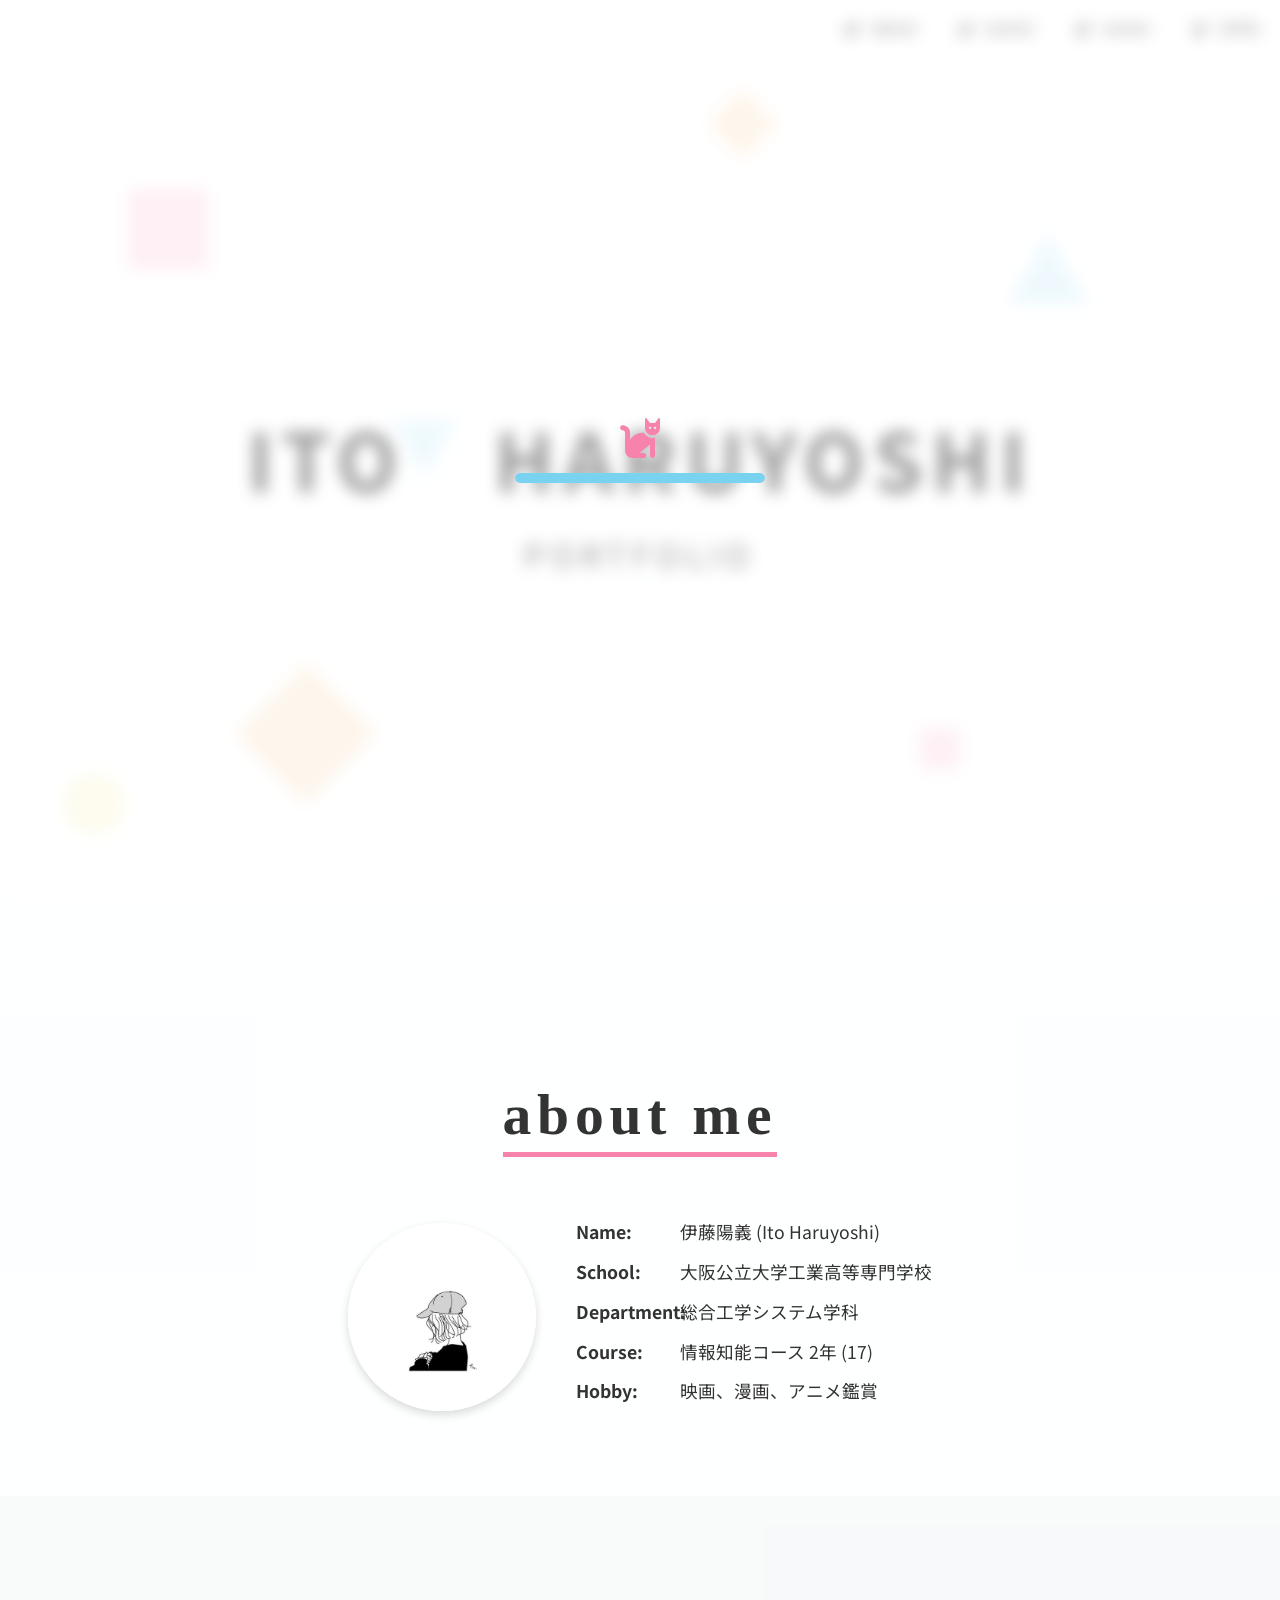
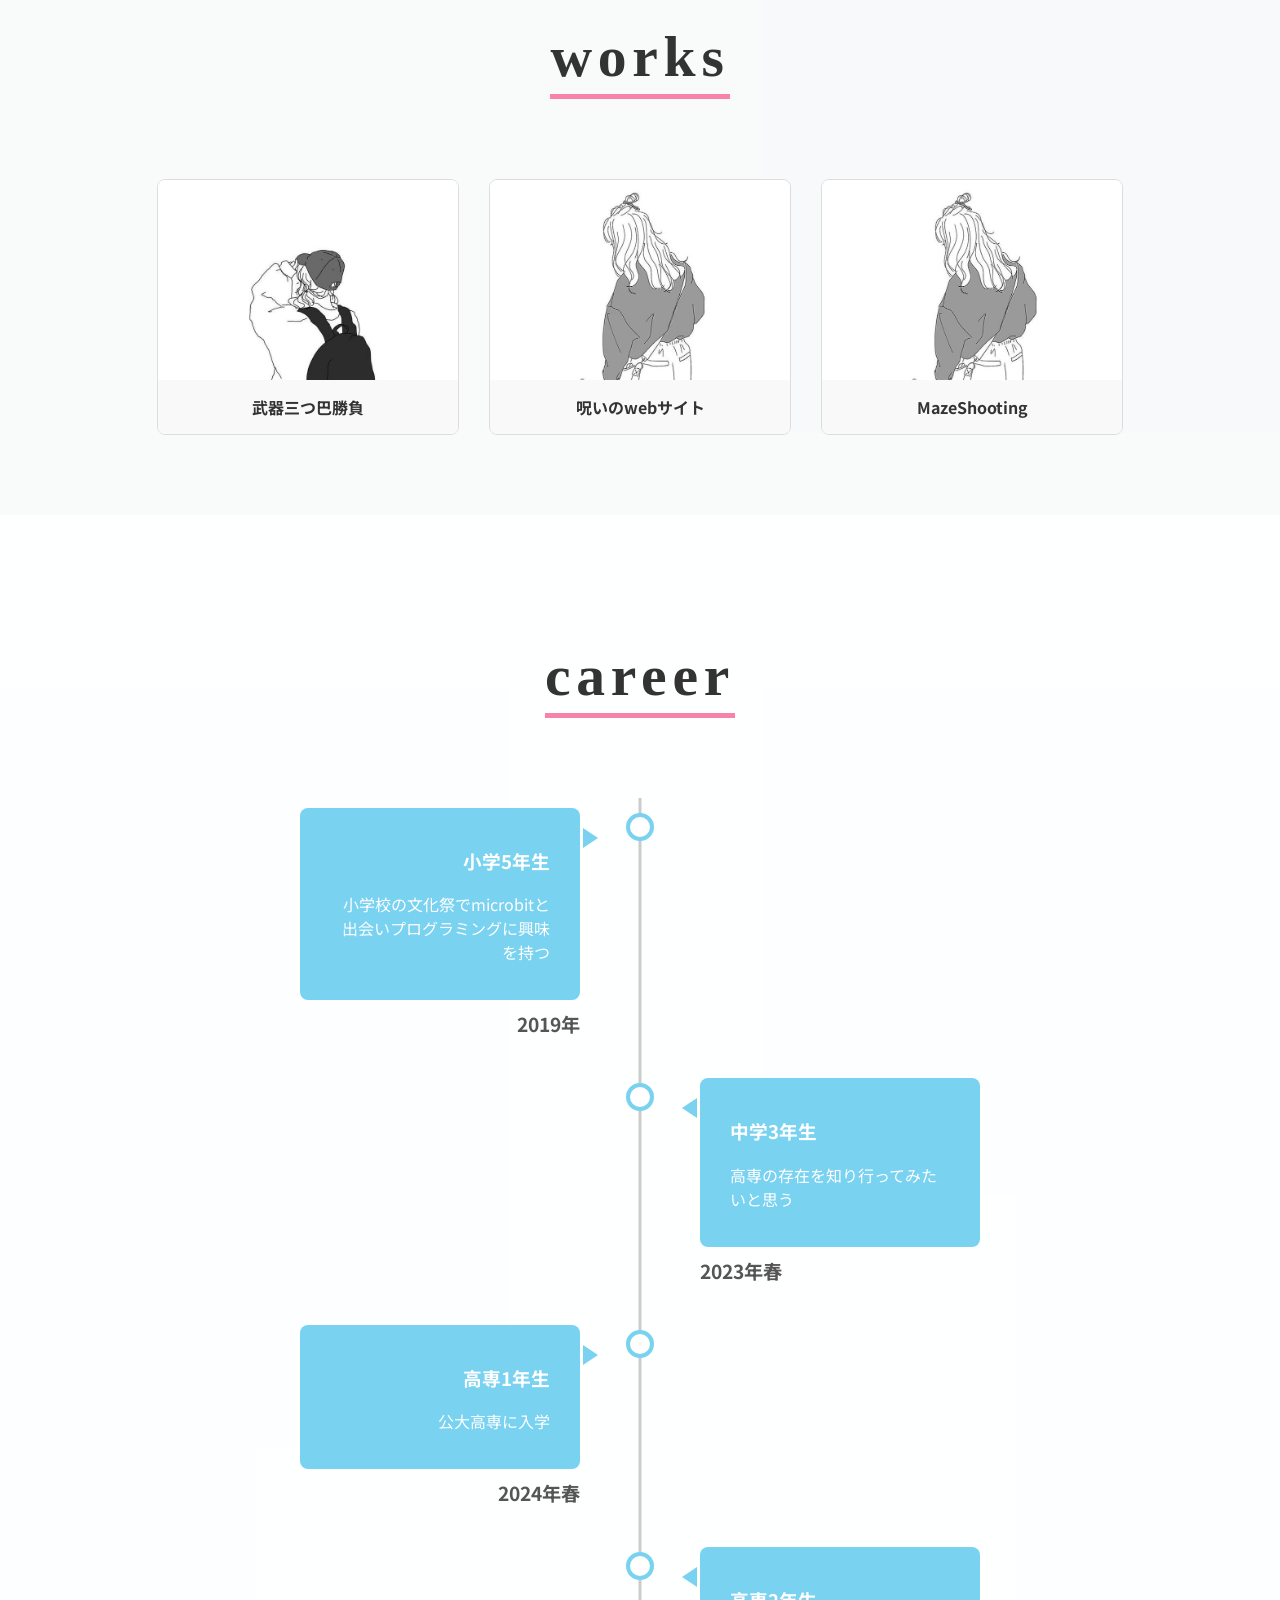
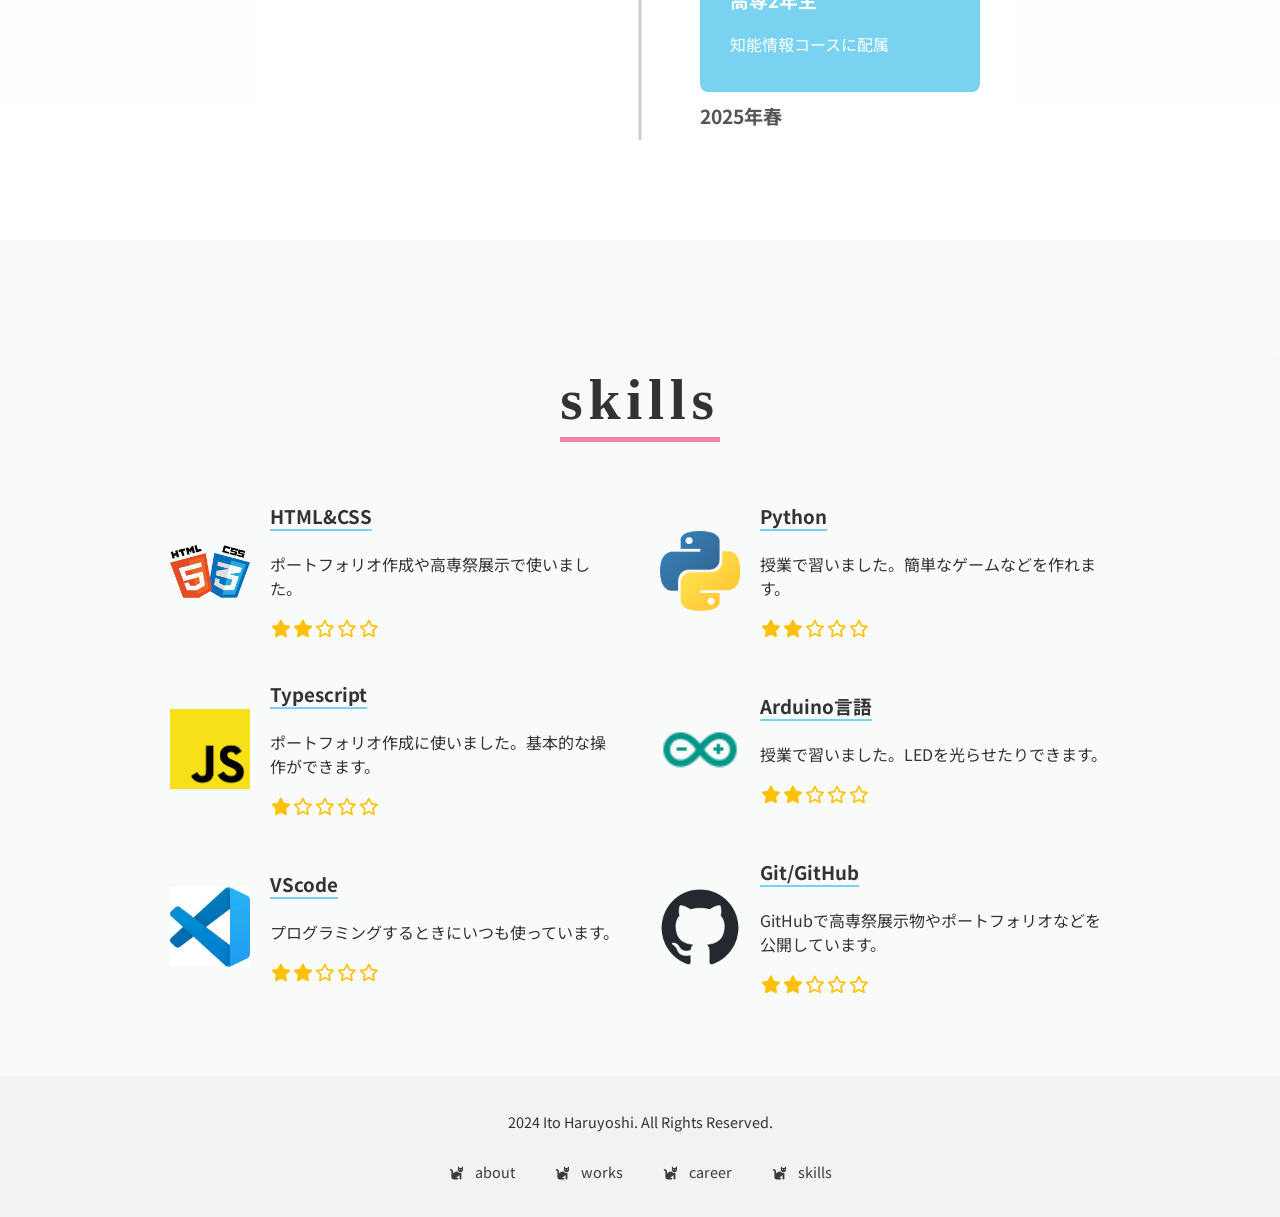
<file: index.html>
<!DOCTYPE html>
<html lang="ja">
  <head>
    <meta charset="UTf-8" />
    <title>Ito's portfolio</title>
    <meta
      name="description"
      content="Itoのポートフォリオサイトです。これまでの制作実績やスキルについて紹介しています。"
    />
    <meta name="viewport" content="width=device-width, initial-scale=1.0" />

    <meta property="og:title" content="Ito's portfolio" />
    <meta
      property="og:description"
      content="Itoのポートフォリオサイトです。これまでの制作実績やスキルについて紹介しています。"
    />
    <meta property="og:type" content="website" />
    <meta property="og:url" content="https://ito0616.github.io/portfolio/" />
    <meta
      property="og:image"
      content="https://ito0616.github.io/syasin/nynyny.jpg"
    />
    <meta name="twitter:card" content="summary_large_image" />

    <link rel="icon" href="nyannyan.ico" />

    <link rel="preconnect" href="https://fonts.googleapis.com" />
    <link rel="preconnect" href="https://fonts.gstatic.com" crossorigin />
    <link
      href="https://fonts.googleapis.com/css2?family=Noto+Sans+JP:wght@400;700&family=Rubik+Scribble&family=Tinos:ital,wght@0,400;0,700;1,400;1,700&family=Zen+Maru+Gothic&display=swap"
      rel="stylesheet"
    />

    <link
      rel="stylesheet"
      href="https://cdnjs.cloudflare.com/ajax/libs/font-awesome/6.5.2/css/all.min.css"
    />
    <link rel="stylesheet" href="style.css" />
    <link rel="stylesheet" href="animations.css" />
    <link rel="stylesheet" href="responsive.css" />
  </head>
  <body>
    <div class="site-background"></div>

    <div class="site-wrapper">
      <div class="background-shapes">
        <div class="shape shape-circle"></div>
        <div class="shape shape-square"></div>
        <div class="shape shape-triangle"></div>
        <div class="shape shape-rhombus"></div>
        <div class="shape shape-circle"></div>
        <div class="shape shape-square"></div>
        <div class="shape shape-triangle"></div>
        <div class="shape shape-rhombus"></div>
        <div class="shape shape-circle"></div>
        <div class="shape shape-square"></div>
      </div>

      <div id="loading-screen">
        <div class="loader-container">
          <i class="fa-solid fa-cat loader-icon"></i>
          <div class="progress-bar-container">
            <div class="progress-bar"></div>
          </div>
        </div>
      </div>

      <header>
        <nav>
          <ul>
            <li>
              <a href="#about"><i class="fa-solid fa-cat"></i> about</a>
            </li>
            <li>
              <a href="#works"><i class="fa-solid fa-cat"></i> works</a>
            </li>
            <li>
              <a href="#career"><i class="fa-solid fa-cat"></i> career</a>
            </li>
            <li>
              <a href="#skills"><i class="fa-solid fa-cat"></i> skills</a>
            </li>
          </ul>
        </nav>
      </header>

      <main>
        <section class="hero">
          <div class="hero-shapes">
            <div class="shape shape-square shape-1"></div>
            <div class="shape shape-triangle shape-2"></div>
            <div class="shape shape-rhombus shape-3"></div>
            <div class="shape shape-square shape-4"></div>
            <div class="shape shape-triangle shape-5"></div>
            <div class="shape shape-circle shape-6"></div>
            <div class="shape shape-rhombus shape-7"></div>
          </div>

          <h1>ITO　HARUYOSHI</h1>
          <p>PORTFOLIO</p>
        </section>

        <section id="about">
          <h2>about me</h2>
          <div class="about-container">
            <img
              src="aikon.jpeg"
              alt="伊藤陽義のプロフィール写真"
              class="profile-image"
            />
            <div class="profile-text">
              <ul>
                <li><strong>Name:</strong> 伊藤陽義 (Ito Haruyoshi)</li>
                <li><strong>School:</strong> 大阪公立大学工業高等専門学校</li>
                <li><strong>Department:</strong> 総合工学システム学科</li>
                <li><strong>Course:</strong> 情報知能コース 2年 (17)</li>
                <li><strong>Hobby:</strong> 映画、漫画、アニメ鑑賞</li>
              </ul>
            </div>
          </div>
        </section>

        <section id="works">
          <h2>works</h2>
          <div class="works-grid">
            <div class="work-item">
              <a href="work1.html">
                <img src="orisam.jpg" alt="武器三つ巴勝負のプレビュー画像" />
                <div class="work-title">武器三つ巴勝負</div>
              </a>
            </div>
            <div class="work-item">
              <a href="work2.html">
                <img src="nosam.jpeg" alt="ノベルゲームのプレビュー画像" />
                <div class="work-title">呪いのwebサイト</div>
              </a>
            </div>
            <div class="work-item">
              <a href="work3.html">
                <img src="nosam.jpeg" alt="MazeShootingのプレビュー画像" />
                <div class="work-title">MazeShooting</div>
              </a>
            </div>
          </div>
        </section>
        <section id="career">
          <h2>career</h2>
          <ul class="timeline">
            <li class="timeline-item">
              <div class="timeline-content">
                <h3>小学5年生</h3>
                <p>
                  小学校の文化祭でmicrobitと出会いプログラミングに興味を持つ
                </p>
              </div>
              <div class="timeline-date">2019年</div>
            </li>
            <li class="timeline-item">
              <div class="timeline-content">
                <h3>中学3年生</h3>
                <p>高専の存在を知り行ってみたいと思う</p>
              </div>
              <div class="timeline-date">2023年春</div>
            </li>
            <li class="timeline-item">
              <div class="timeline-content">
                <h3>高専1年生</h3>
                <p>公大高専に入学</p>
              </div>
              <div class="timeline-date">2024年春</div>
            </li>
            <li class="timeline-item">
              <div class="timeline-content">
                <h3>高専2年生</h3>
                <p>知能情報コースに配属</p>
              </div>
              <div class="timeline-date">2025年春</div>
            </li>
          </ul>
        </section>

        <section id="skills">
          <h2>skills</h2>
          <div class="skills-container">
            <div class="skill-item">
              <img src="icon_html-css.png" alt="HTML&CSS" class="skill-icon" />
              <div class="skill-text">
                <h3>HTML&CSS</h3>
                <p>ポートフォリオ作成や高専祭展示で使いました。</p>
                <div class="skill-rating">
                  <i class="fa-solid fa-star"></i
                  ><i class="fa-solid fa-star"></i
                  ><i class="fa-regular fa-star"></i
                  ><i class="fa-regular fa-star"></i
                  ><i class="fa-regular fa-star"></i>
                </div>
              </div>
            </div>
            <div class="skill-item">
              <img src="icon_python.png" alt="Python" class="skill-icon" />
              <div class="skill-text">
                <h3>Python</h3>
                <p>授業で習いました。簡単なゲームなどを作れます。</p>
                <div class="skill-rating">
                  <i class="fa-solid fa-star"></i
                  ><i class="fa-solid fa-star"></i
                  ><i class="fa-regular fa-star"></i
                  ><i class="fa-regular fa-star"></i
                  ><i class="fa-regular fa-star"></i>
                </div>
              </div>
            </div>
            <div class="skill-item">
              <img src="JaSc.png" alt="JavaScript" class="skill-icon" />
              <div class="skill-text">
                <h3>Typescript</h3>
                <p>ポートフォリオ作成に使いました。基本的な操作ができます。</p>
                <div class="skill-rating">
                  <i class="fa-solid fa-star"></i
                  ><i class="fa-regular fa-star"></i
                  ><i class="fa-regular fa-star"></i
                  ><i class="fa-regular fa-star"></i
                  ><i class="fa-regular fa-star"></i>
                </div>
              </div>
            </div>
            <div class="skill-item">
              <img src="ardlogo.png" alt="arduino" class="skill-icon" />
              <div class="skill-text">
                <h3>Arduino言語</h3>
                <p>授業で習いました。LEDを光らせたりできます。</p>
                <div class="skill-rating">
                  <i class="fa-solid fa-star"></i
                  ><i class="fa-solid fa-star"></i
                  ><i class="fa-regular fa-star"></i
                  ><i class="fa-regular fa-star"></i
                  ><i class="fa-regular fa-star"></i>
                </div>
              </div>
            </div>
            <div class="skill-item">
              <img src="vslogo.jpeg" alt="VScode" class="skill-icon" />
              <div class="skill-text">
                <h3>VScode</h3>
                <p>プログラミングするときにいつも使っています。</p>
                <div class="skill-rating">
                  <i class="fa-solid fa-star"></i
                  ><i class="fa-solid fa-star"></i
                  ><i class="fa-regular fa-star"></i
                  ><i class="fa-regular fa-star"></i
                  ><i class="fa-regular fa-star"></i>
                </div>
              </div>
            </div>
            <div class="skill-item">
              <img src="github-mark.png" alt="Git/GitHub" class="skill-icon" />
              <div class="skill-text">
                <h3>Git/GitHub</h3>
                <p>
                  GitHubで高専祭展示物やポートフォリオなどを公開しています。
                </p>
                <div class="skill-rating">
                  <i class="fa-solid fa-star"></i
                  ><i class="fa-solid fa-star"></i
                  ><i class="fa-regular fa-star"></i
                  ><i class="fa-regular fa-star"></i
                  ><i class="fa-regular fa-star"></i>
                </div>
              </div>
            </div>
          </div>
        </section>
      </main>

      <footer>
        <p>2024 Ito Haruyoshi. All Rights Reserved.</p>
        <nav>
          <ul>
            <li>
              <a href="#about"><i class="fa-solid fa-cat"></i> about</a>
            </li>
            <li>
              <a href="#works"><i class="fa-solid fa-cat"></i> works</a>
            </li>
            <li>
              <a href="#career"><i class="fa-solid fa-cat"></i> career</a>
            </li>
            <li>
              <a href="#skills"><i class="fa-solid fa-cat"></i> skills</a>
            </li>
          </ul>
        </nav>
      </footer>
      <script src="script.js"></script>
    </div>
  </body>
</html>
</file>
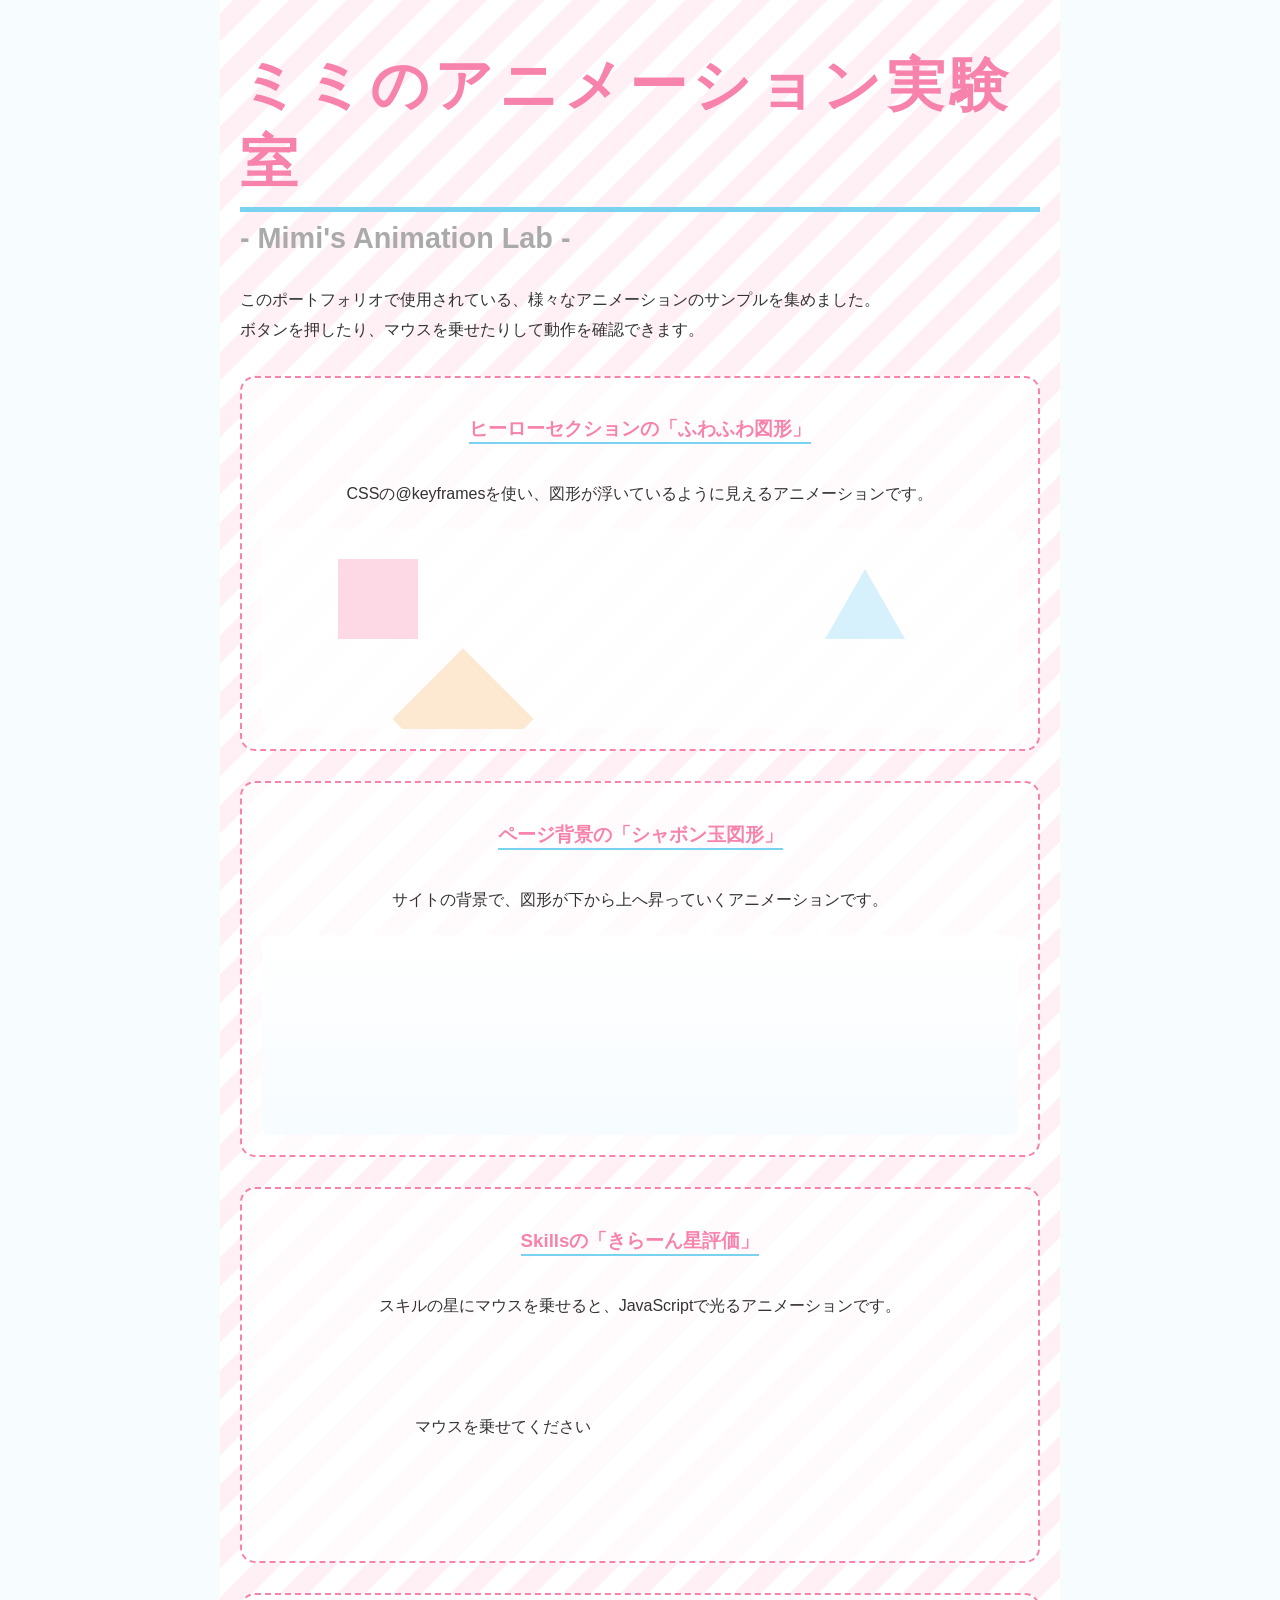
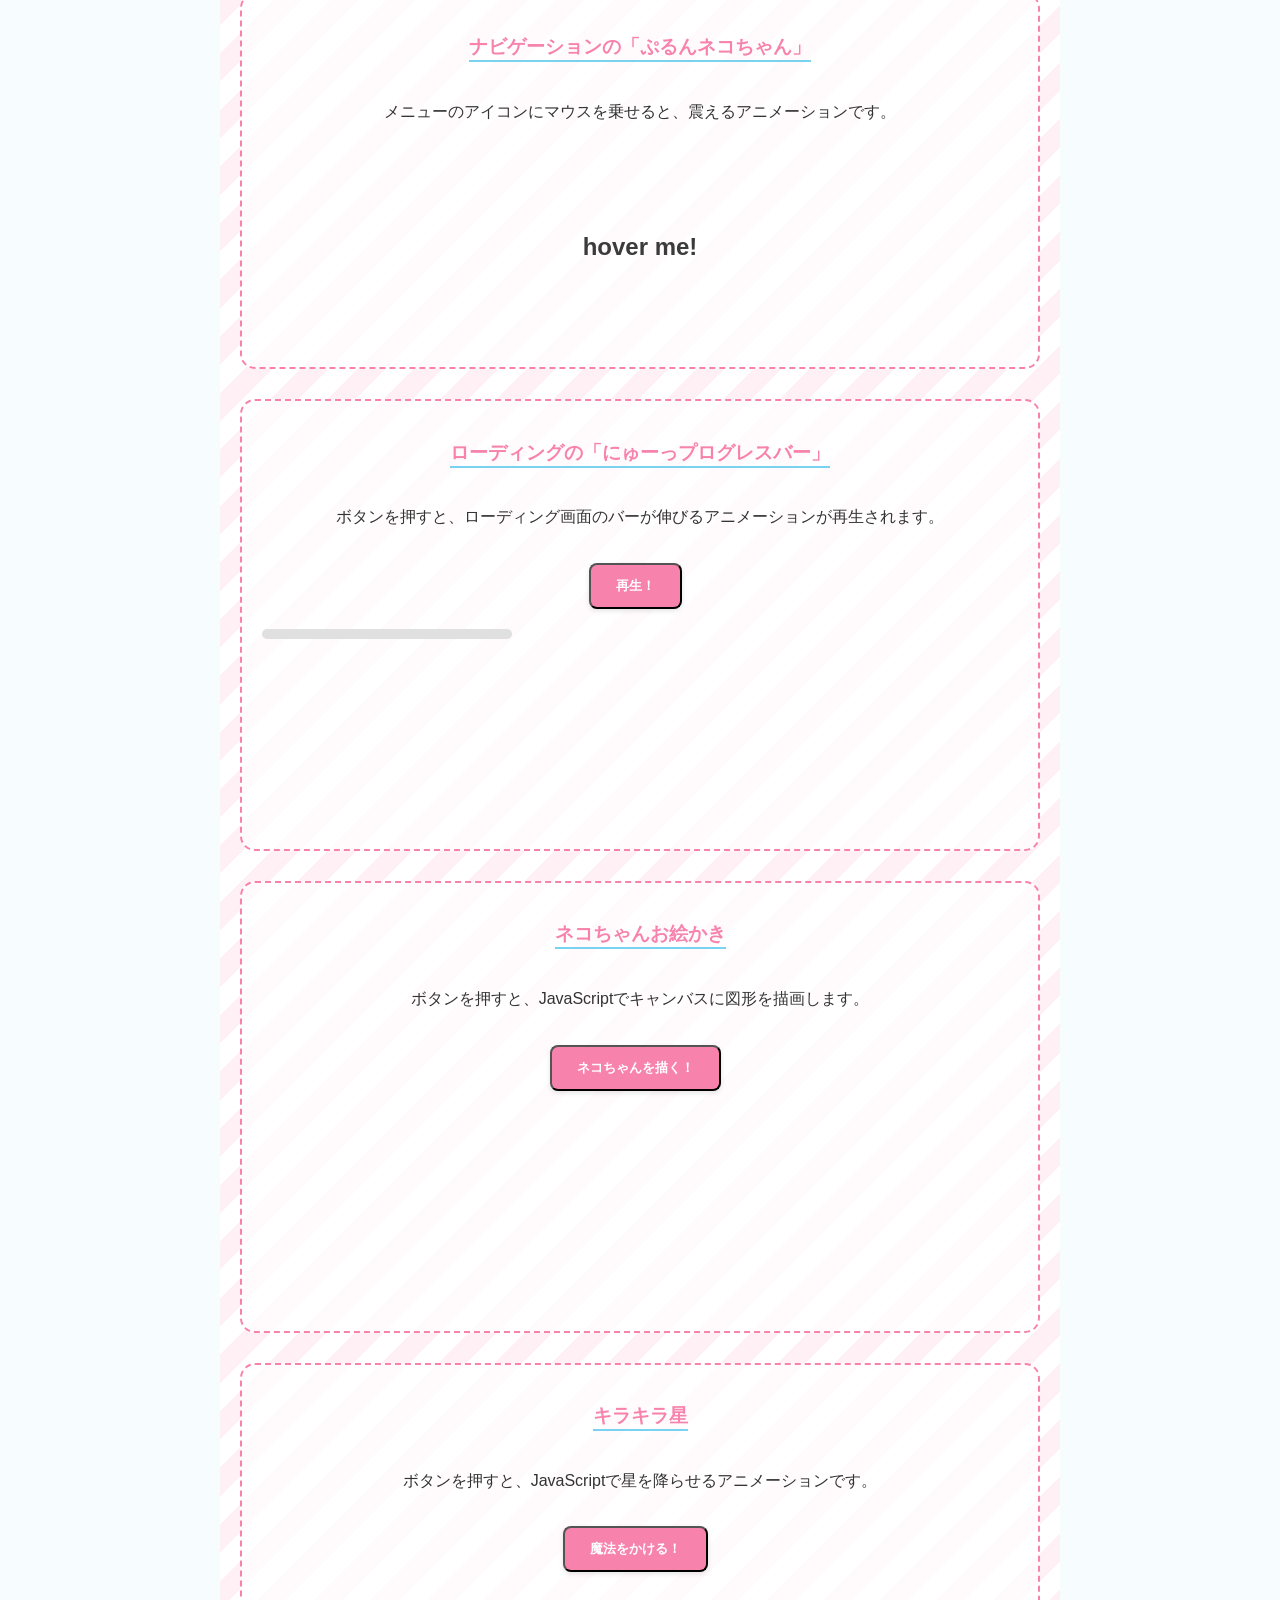
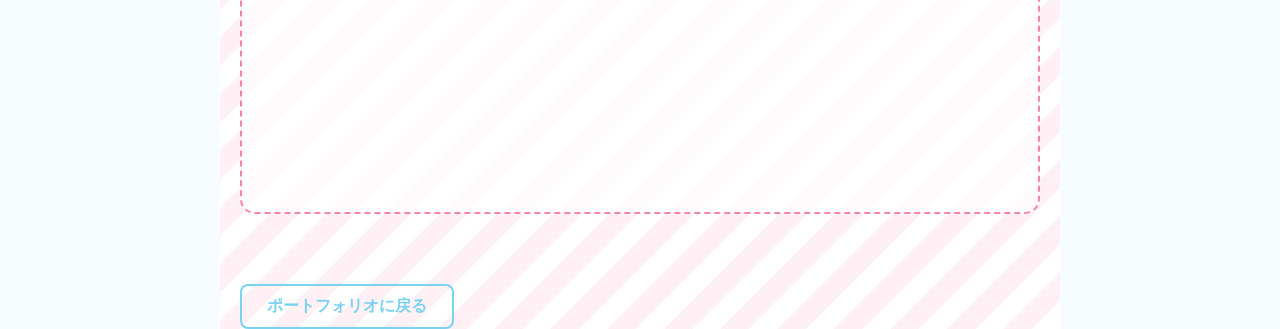
<file: animation_test.html>
<!DOCTYPE html>
<html lang="ja">
  <head>
    <meta charset="UTF-8" />
    <meta name="viewport" content="width=device-width, initial-scale=1.0" />
    <title>アニメーションのお試し</title>
    <link rel="stylesheet" href="style.css" />
    <link rel="stylesheet" href="animations.css" />
    <link rel="stylesheet" href="responsive.css" />
  </head>
  <body class="animation-lab-page">
    <div class="work-detail">
      <main>
        <section class="work-description">
          <h1 class="mimi-special-title">ミミのアニメーション実験室</h1>
          <h2>- Mimi's Animation Lab -</h2>
          <p>
            このポートフォリオで使用されている、様々なアニメーションのサンプルを集めました。<br />
            ボタンを押したり、マウスを乗せたりして動作を確認できます。
          </p>
        </section>

        <!-- アニメーション1: ふわふわ浮く図形 -->
        <section class="animation-playground">
          <h3>ヒーローセクションの「ふわふわ図形」</h3>
          <p>
            CSSの@keyframesを使い、図形が浮いているように見えるアニメーションです。
          </p>
          <div class="animation-canvas hero-animation-canvas">
            <div class="shape shape-square shape-1"></div>
            <div class="shape shape-triangle shape-2"></div>
            <div class="shape shape-rhombus shape-3"></div>
          </div>
        </section>

        <!-- アニメーション2: シャボン玉みたいに昇る図形 -->
        <section class="animation-playground">
          <h3>ページ背景の「シャボン玉図形」</h3>
          <p>サイトの背景で、図形が下から上へ昇っていくアニメーションです。</p>
          <div class="animation-canvas background-animation-canvas">
            <div class="shape shape-circle"></div>
            <div class="shape shape-square"></div>
            <div class="shape shape-triangle"></div>
            <div class="shape shape-rhombus"></div>
            <div class="shape shape-circle"></div>
          </div>
        </section>

        <!-- アニメーション3: きらーん星評価 -->
        <section class="animation-playground">
          <h3>Skillsの「きらーん星評価」</h3>
          <p>
            スキルの星にマウスを乗せると、JavaScriptで光るアニメーションです。
          </p>
          <div class="animation-canvas skills-animation-canvas">
            <div class="skill-item">
              <div class="skill-text">
                <p>マウスを乗せてください</p>
                <div class="skill-rating" data-rating="4">
                  <i class="fa-regular fa-star"></i
                  ><i class="fa-regular fa-star"></i
                  ><i class="fa-regular fa-star"></i
                  ><i class="fa-regular fa-star"></i
                  ><i class="fa-regular fa-star"></i>
                </div>
              </div>
            </div>
          </div>
        </section>

        <!-- アニメーション4: ぷるんネコちゃん -->
        <section class="animation-playground">
          <h3>ナビゲーションの「ぷるんネコちゃん」</h3>
          <p>
            メニューのアイコンにマウスを乗せると、震えるアニメーションです。
          </p>
          <div class="animation-canvas nav-animation-canvas">
            <a href="#"><i class="fa-solid fa-cat"></i> hover me!</a>
          </div>
        </section>

        <!-- アニメーション5: にゅーっプログレスバー -->
        <section class="animation-playground">
          <h3>ローディングの「にゅーっプログレスバー」</h3>
          <p>
            ボタンを押すと、ローディング画面のバーが伸びるアニメーションが再生されます。
          </p>
          <button
            class="animation-trigger project-link"
            data-animation-type="progress-bar"
          >
            再生！
          </button>
          <div class="animation-canvas progress-bar-animation-canvas">
            <div class="progress-bar-container">
              <div class="progress-bar"></div>
            </div>
          </div>
        </section>

        <!-- アニメーション6: ネコちゃんお絵かき -->
        <section class="animation-playground">
          <h3>ネコちゃんお絵かき</h3>
          <p>ボタンを押すと、JavaScriptでキャンバスに図形を描画します。</p>
          <button
            class="animation-trigger project-link"
            data-animation-type="draw-cat"
          >
            ネコちゃんを描く！
          </button>
          <div class="animation-canvas"></div>
        </section>

        <!-- アニメーション7: キラキラ星 -->
        <section class="animation-playground">
          <h3>キラキラ星</h3>
          <p>ボタンを押すと、JavaScriptで星を降らせるアニメーションです。</p>
          <button
            class="animation-trigger project-link"
            data-animation-type="sparkle-stars"
          >
            魔法をかける！
          </button>
          <div class="animation-canvas"></div>
        </section>

        <a href="index.html#works" class="back-link">ポートフォリオに戻る</a>
      </main>
    </div>
    <script src="animation_test.js"></script>
  </body>
</html>
</file>
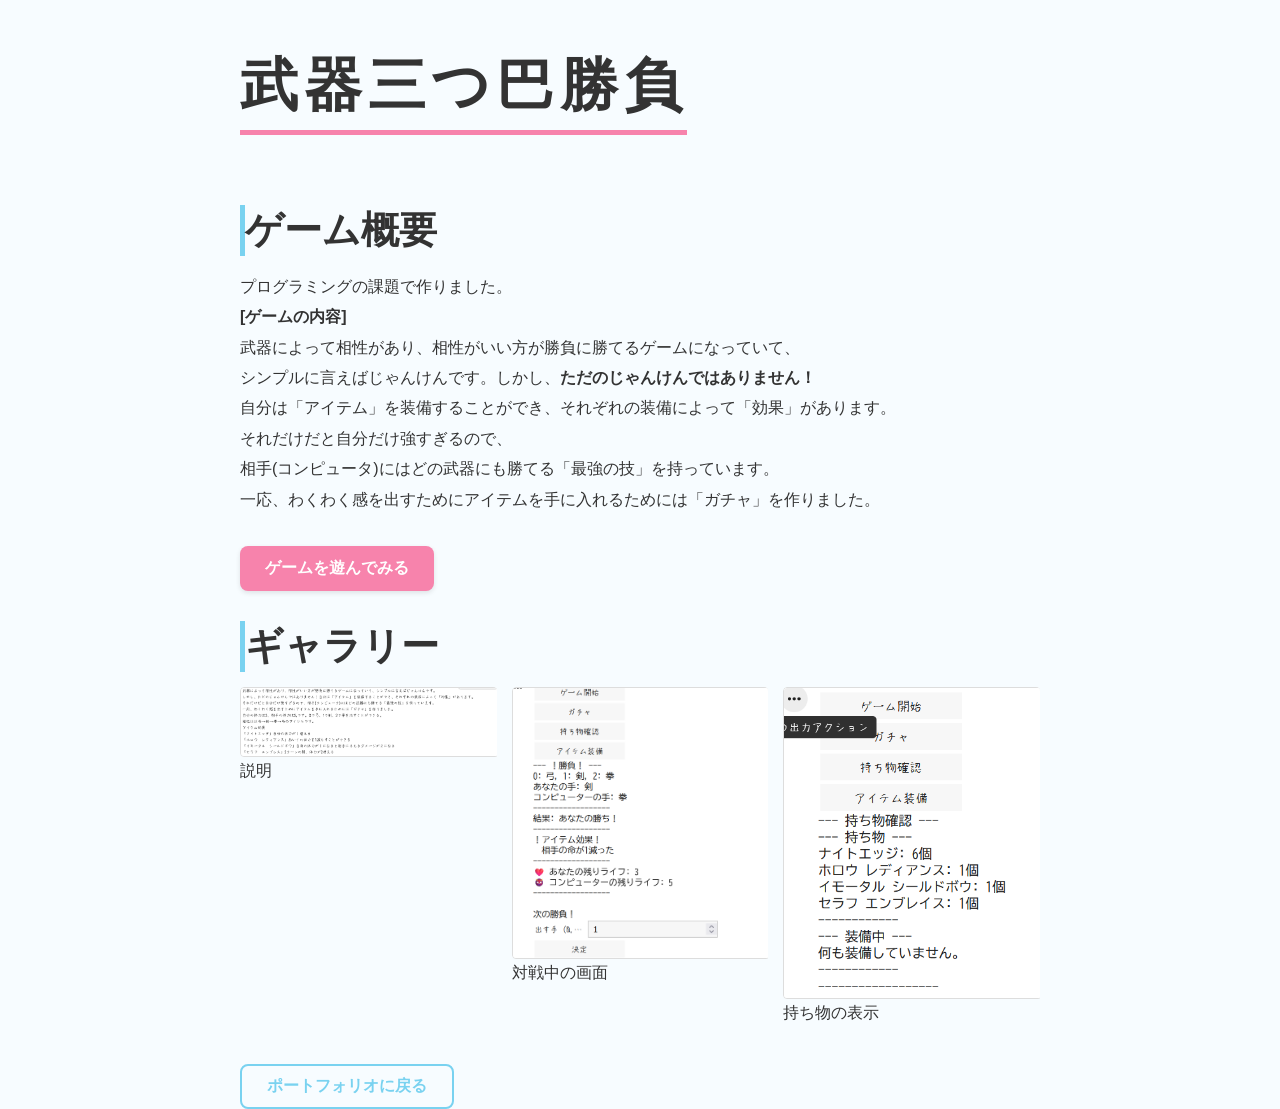
<file: work1.html>
<!DOCTYPE html>
<html lang="ja">
  <head>
    <meta charset="UTF-8" />
    <meta name="viewport" content="width=device-width, initial-scale=1.0" />
    <title>works:武器三つ巴勝負</title>
    <link rel="stylesheet" href="style.css" />
    <link rel="stylesheet" href="animations.css" />
    <link rel="stylesheet" href="responsive.css" />
  </head>
  <body>
    <div class="work-detail">
      <main>
        <section class="work-description">
          <h1>武器三つ巴勝負</h1>
          <h2>ゲーム概要</h2>
          <p>
            プログラミングの課題で作りました。<br />
            <strong>[ゲームの内容]</strong><br />
            武器によって相性があり、相性がいい方が勝負に勝てるゲームになっていて、<br />
            シンプルに言えばじゃんけんです。しかし、<b
              >ただのじゃんけんではありません！</b
            ><br />
            自分は「アイテム」を装備することができ、それぞれの装備によって「効果」があります。<br />
            それだけだと自分だけ強すぎるので、<br />
            相手(コンピュータ)にはどの武器にも勝てる「最強の技」を持っています。<br />
            一応、わくわく感を出すためにアイテムを手に入れるためには「ガチャ」を作りました。
          </p>
          <a
            href="https://colab.research.google.com/drive/1_qRiPYlAdRVM9329YamvUskhfxNZkUnA?usp=sharing"
            class="project-link"
            target="_blank"
            rel="noopener noreferrer"
            >ゲームを遊んでみる</a
          >
        </section>
        <section class="work-gallery">
          <h2>ギャラリー</h2>
          <div class="work-images">
            <figure>
              <img src="orisample1.png" alt="ゲームの説明画面" />
              <figcaption>説明</figcaption>
            </figure>
            <figure>
              <img src="orisample2.png" alt="ゲームの対戦中画面" />
              <figcaption>対戦中の画面</figcaption>
            </figure>
            <figure>
              <img src="orisample3.png" alt="持ち物の表示画面" />
              <figcaption>持ち物の表示</figcaption>
            </figure>
          </div>
        </section>
        <a href="index.html#works" class="back-link">ポートフォリオに戻る</a>
      </main>
    </div>
  </body>
</html>
</file>
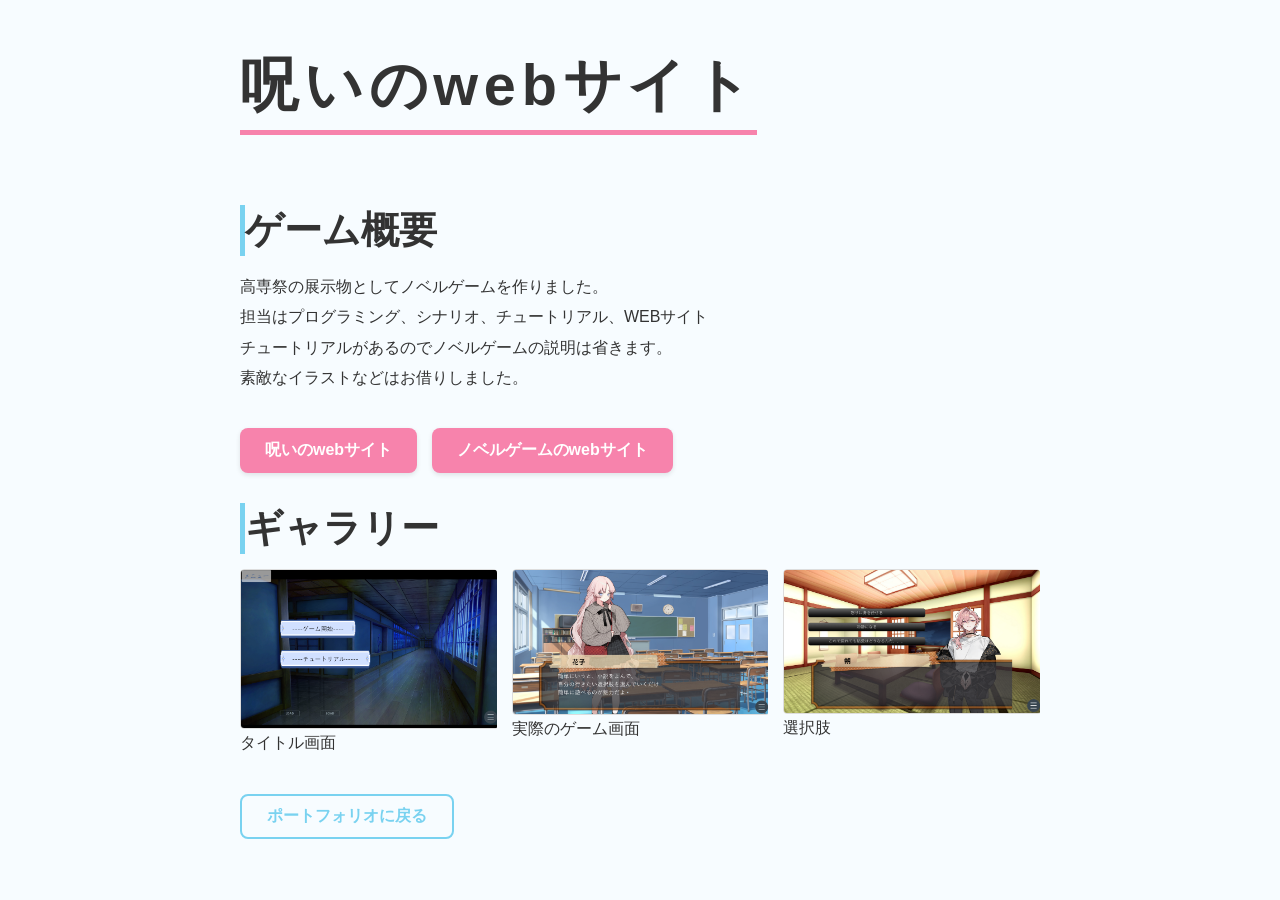
<file: work2.html>
<!DOCTYPE html>
<html lang="ja">
  <head>
    <meta charset="UTF-8" />
    <meta name="viewport" content="width=device-width, initial-scale=1.0" />
    <title>works:呪いのwebサイト</title>
    <link rel="stylesheet" href="style.css" />
    <link rel="stylesheet" href="animations.css" />
    <link rel="stylesheet" href="responsive.css" />
  </head>
  <body>
    <div class="work-detail">
      <main>
        <section class="work-description">
          <h1>呪いのwebサイト</h1>
          <h2>ゲーム概要</h2>
          <p>
            高専祭の展示物としてノベルゲームを作りました。<br />
            担当はプログラミング、シナリオ、チュートリアル、WEBサイト<br />
            チュートリアルがあるのでノベルゲームの説明は省きます。<br />
            素敵なイラストなどはお借りしました。<br />
          </p>
          <div class="project-links">
            <a
              href="https://ito0616.github.io/horror-website/tyranoprojects/"
              class="project-link"
              target="_blank"
              rel="noopener noreferrer"
              >呪いのwebサイト</a
            >
            <a
              href="https://ito0616.github.io/ge--mu/"
              class="project-link"
              target="_blank"
              rel="noopener noreferrer"
              >ノベルゲームのwebサイト</a
            >
          </div>
        </section>
        <section class="work-gallery">
          <h2>ギャラリー</h2>
          <div class="work-images">
            <figure>
              <img src="nosample.png" alt="ノベルゲームのタイトル画面" />
              <figcaption>タイトル画面</figcaption>
            </figure>
            <figure>
              <img src="nosample1.png" alt="ノベルゲームの実際のゲーム画面" />
              <figcaption>実際のゲーム画面</figcaption>
            </figure>
            <figure>
              <img src="nosample2.png" alt="ノベルゲームの実際のゲーム画面" />
              <figcaption>選択肢</figcaption>
            </figure>
          </div>
        </section>
        <a href="index.html#works" class="back-link">ポートフォリオに戻る</a>
      </main>
    </div>
  </body>
</html>
</file>
<file: style.css>
body {
  font-family: "Noto Sans JP", sans-serif;
  color: #333;
  margin: 0;
  background-color: #f7fcff;
}

.site-background {
  position: fixed;
  top: 0;
  left: 0;
  width: 100%;
  height: 100%;
  background: linear-gradient(to bottom, #ffffff, #f7fcff);
  z-index: -2;
}

.site-wrapper {
  display: grid;
  grid-template-areas:
    "header"
    "main"
    "footer";
  grid-template-rows: auto 1fr auto;
  min-height: 100vh;
}

header {
  grid-area: header;
  position: sticky;
  top: 0;
  z-index: 100;
  background-color: transparent;
  transition: background-color 0.3s, box-shadow 0.3s;
}

header.scrolled {
  background-color: rgba(255, 255, 255, 0.9);
  box-shadow: 0 2px 4px rgba(0, 0, 0, 0.1);
}

header nav ul {
  display: flex;
  justify-content: right;
  list-style: none;
  margin: 0;
  padding: 15px 0;
}

header nav ul li {
  margin: 0 20px;
}

header nav ul li a {
  color: #3b3b3b;
  text-decoration: none;
  font-weight: bold;
  transition: color 0.3s;
}

header nav ul li a:hover {
  color: #f783ac;
}

main {
  grid-area: main;
}

.hero {
  height: 100vh;
  display: flex;
  flex-direction: column;
  justify-content: center;
  align-items: center;
  background-color: rgba(255, 255, 255, 0.8);
  color: #000000;
  text-align: center;
}

.hero h1 {
  font-size: 5rem;
  margin: 0;
  letter-spacing: 0.1em;
}

.hero p {
  font-size: 2rem;
  margin-top: 1rem;
  letter-spacing: 0.2em;
}

.hero {
  position: relative;
  overflow: hidden;
}

.shape {
  position: absolute;
  opacity: 0.3;
  animation: float 8s ease-in-out infinite;
}

.shape-square {
  background-color: #f783ac;
}

.shape-triangle {
  width: 0;
  height: 0;
  border-left: 40px solid transparent;
  border-right: 40px solid transparent;
  border-bottom: 70px solid #79d2f0;
}

.shape-rhombus {
  background-color: #f9b268;
  transform: rotate(45deg);
}

.shape-circle {
  background-color: #f8e473;
  border-radius: 50%;
}

.shape-1 {
  width: 80px;
  height: 80px;
  top: 15%;
  left: 10%;
  animation-delay: -2s;
}
.shape-2 {
  top: 20%;
  right: 15%;
  animation-delay: -4s;
}
.shape-3 {
  width: 100px;
  height: 100px;
  top: 70%;
  left: 20%;
  animation-delay: -1s;
}
.shape-4 {
  width: 40px;
  height: 40px;
  top: 75%;
  right: 25%;
  animation-delay: -5s;
}
.shape-5 {
  top: 40%;
  left: 30%;
  animation-delay: -3s;
  transform: scale(0.8) rotate(180deg);
}
.shape-6 {
  width: 60px;
  height: 60px;
  top: 80%;
  left: 5%;
  animation-delay: -6s;
}
.shape-7 {
  width: 50px;
  height: 50px;
  top: 5%;
  right: 40%;
  animation-delay: -7s;
}

.background-shapes {
  position: fixed;
  top: 0;
  left: 0;
  width: 100%;
  height: 100%;
  overflow: hidden;
  z-index: -1;
}

.background-shapes .shape,
.background-animation-canvas .shape {
  position: absolute;
  opacity: 0;
  animation: fly-up 15s linear infinite;
  bottom: -150px;
}

.background-shapes .shape:nth-child(1),
.background-animation-canvas .shape:nth-child(1) {
  left: 10%;
  animation-delay: 0s;
  animation-duration: 15s;
  width: 80px;
  height: 80px;
}
.background-shapes .shape:nth-child(2),
.background-animation-canvas .shape:nth-child(2) {
  left: 20%;
  animation-delay: 2s;
  animation-duration: 12s;
  width: 30px;
  height: 30px;
}
.background-shapes .shape:nth-child(3),
.background-animation-canvas .shape:nth-child(3) {
  left: 25%;
  animation-delay: 4s;
  animation-duration: 18s;
  width: 50px;
  height: 50px;
}
.background-shapes .shape:nth-child(4),
.background-animation-canvas .shape:nth-child(4) {
  left: 40%;
  animation-delay: 0s;
  animation-duration: 20s;
  width: 60px;
  height: 60px;
}
.background-shapes .shape:nth-child(5),
.background-animation-canvas .shape:nth-child(5) {
  left: 55%;
  animation-delay: 1s;
  animation-duration: 14s;
  width: 20px;
  height: 20px;
}
.background-shapes .shape:nth-child(6) {
  left: 65%;
  animation-delay: 3s;
  animation-duration: 16s;
  width: 110px;
  height: 110px;
}
.background-shapes .shape:nth-child(7) {
  left: 75%;
  animation-delay: 7s;
  animation-duration: 19s;
  width: 150px;
  height: 150px;
}
.background-shapes .shape:nth-child(8) {
  left: 85%;
  animation-delay: 5s;
  animation-duration: 13s;
  width: 40px;
  height: 40px;
}
.background-shapes .shape:nth-child(9) {
  left: 50%;
  animation-delay: 8s;
  animation-duration: 17s;
  width: 70px;
  height: 70px;
}
.background-shapes .shape:nth-child(10) {
  left: 90%;
  animation-delay: 9s;
  animation-duration: 11s;
  width: 50px;
  height: 50px;
}

#about {
  display: flex;
  flex-direction: column;
  justify-content: center;
  align-items: center;
  background-color: rgba(255, 255, 255, 0.8);
  color: #333;
  text-align: center;
  padding: 80px 20px;
}

#about h2 {
  font-family: "Tinos", serif;
  font-size: 3.6rem;
  letter-spacing: 0.1em;
  margin-bottom: 20px;
  padding-bottom: 5px;
  border-bottom: 5px solid #f783ac;
  display: inline-block;
}

.profile-text ul {
  list-style: none;
  padding: 0;
  margin: 0;
  font-size: 1.1rem;
  text-align: left;
}

.profile-text li {
  margin-bottom: 10px;
  line-height: 1.7;
}

.profile-text strong {
  display: inline-block;
  width: 100px;
}

.about-container {
  display: flex;
  align-items: center;
  justify-content: center;
  gap: 40px;
  flex-wrap: wrap;
  margin-top: 40px;
}

.profile-image {
  width: 180px;
  height: 180px;
  border-radius: 50%;
  object-fit: cover;
  border: 4px solid #fff;
  box-shadow: 0 4px 10px rgba(0, 0, 0, 0.15);
}

#skills {
  background-color: rgba(249, 249, 249, 0.8);
  text-align: center;
  padding: 80px 20px;
}

#skills h2 {
  font-family: "Tinos", serif;
  font-size: 3.6rem;
  letter-spacing: 0.1em;
  margin-bottom: 60px;
  padding-bottom: 5px;
  border-bottom: 5px solid #f783ac;
  display: inline-block;
}

#skills h3 {
  border-bottom: 2.5px solid #79d2f0;
  display: inline-block;
}

.skills-container {
  display: flex;
  justify-content: center;
  gap: 40px;
  flex-wrap: wrap;
}

.skill-item {
  display: flex;
  align-items: center;
  gap: 20px;
  max-width: 450px;
  width: 100%;
}

.skill-icon {
  width: 80px;
  height: 80px;
  object-fit: contain;
  flex-shrink: 0;
  transition: transform 0.3s ease-in-out;
}

.skill-item:hover .skill-icon {
  transform: scale(1.05) rotate(-5deg);
}

.skill-text {
  text-align: left;
}

.skill-text h3 {
  margin: 0 0 5px 0;
}

.skill-rating {
  margin-top: 8px;
}

.skill-rating .fa-star {
  color: #ffc107;
  margin: 0 1px;
  font-size: 1.1rem;
}

#works {
  text-align: center;
  padding: 80px 20px;
  background-color: rgba(249, 249, 249, 0.8);
}

#works h2 {
  font-family: "Tinos", serif;
  font-size: 3.6rem;
  letter-spacing: 0.1em;
  margin-bottom: 40px;
  padding-bottom: 5px;
  border-bottom: 5px solid #f783ac;
  display: inline-block;
}

.works-grid {
  display: flex;
  justify-content: center;
  gap: 30px;
  flex-wrap: wrap;
  margin-top: 40px;
}

.work-item a {
  display: block;
  text-decoration: none;
  color: #333;
  border: 1px solid #ddd;
  border-radius: 8px;
  overflow: hidden;
  transition: box-shadow 0.3s, transform 0.3s;
}

.work-item a:hover {
  box-shadow: 0 4px 15px rgba(0, 0, 0, 0.1);
  transform: translateY(-5px);
}

.work-item img,
.work-image-placeholder {
  width: 300px;
  height: 200px;
  object-fit: cover;
  display: block;
  transition: transform 0.3s ease;
}

.work-title {
  font-weight: bold;
  padding: 15px;
  text-align: center;
  background-color: #f9f9f9;
}

.work-item a:hover img {
  transform: scale(1.1);
}

.work-detail {
  max-width: 800px;
  margin: 0 auto;
  padding: 0 20px;
}

.work-detail h1 {
  font-family: "Zen Maru Gothic", sans-serif;
  font-size: 3.6rem;
  letter-spacing: 0.1em;
  margin-bottom: 40px;
  border-bottom: 5px solid #f783ac;
  display: inline-block;
  padding-bottom: 5px;
}

.work-detail h2 {
  font-family: "Zen Maru Gothic", sans-serif;
  font-size: 2.4rem;
  margin-top: 30px;
  margin-bottom: 15px;
  border-left: 5px solid #79d2f0;
  padding-left: 0px;
}

.animation-lab-page .mimi-special-title {
  font-family: "Zen Maru Gothic", sans-serif;
  color: #f783ac;
  border-bottom-color: #79d2f0;
}

.animation-lab-page .work-detail h2 {
  font-family: "Zen Maru Gothic", sans-serif;
  font-size: 1.8rem;
  color: #aaa;
  margin-top: -30px;
  margin-bottom: 30px;
  border: none;
}

.work-detail p {
  text-align: left;
  line-height: 1.9;
  padding-left: 0px;
}

.work-detail .work-images {
  display: flex;
  justify-content: center;
  gap: 15px;
  flex-wrap: wrap;
}

.work-detail .work-images figure {
  margin: 0;
  flex: 1;
  min-width: 200px;
  overflow: hidden;
  border-radius: 4px;
}

.work-detail .work-images img {
  width: 100%;
  height: auto;
  object-fit: contain;
  border: 1px solid #ddd;
  border-radius: 4px;
  background-color: #f9f9f9;
  transition: transform 0.3s ease;
}

.work-detail .work-images figure:hover img {
  transform: scale(1.1);
}

.back-link {
  display: inline-block;
  margin-top: 40px;
  padding: 10px 25px;
  border: 2px solid #79d2f0;
  color: #79d2f0;
  background-color: transparent;
  text-decoration: none;
  border-radius: 8px;
  font-weight: bold;
  transition: all 0.3s;
}

.back-link:hover {
  background-color: #79d2f0;
  color: #fff;
  transform: translateY(-2px);
}

.animation-playground {
  margin-top: 30px;
  text-align: center;
  border: 2px dashed #f783ac;
  border-radius: 15px;
  padding: 20px;
  background-color: rgba(255, 255, 255, 0.7);
  margin-bottom: 30px;
}

.animation-playground h3 {
  color: #f783ac;
  border-bottom: 2px solid #79d2f0;
  display: inline-block;
}

.animation-canvas {
  position: relative;
  height: 200px;
  margin-top: 20px;
}

.cat-face {
  position: absolute;
  top: 50%;
  left: 50%;
  transform: translate(-50%, -50%);
  width: 120px;
  height: 110px;
  background-color: #f0f0f0;
  border-radius: 50%;
  border: 3px solid #ccc;
}

.cat-ear {
  position: absolute;
  width: 0;
  height: 0;
  border-left: 30px solid transparent;
  border-right: 30px solid transparent;
  border-bottom: 40px solid #f0f0f0;
  top: -20px;
}
.cat-ear.left {
  left: -10px;
  transform: rotate(-20deg);
}
.cat-ear.right {
  right: -10px;
  transform: rotate(20deg);
}

.cat-ear::before {
  content: "";
  position: absolute;
  width: 0;
  height: 0;
  border-left: 20px solid transparent;
  border-right: 20px solid transparent;
  border-bottom: 28px solid #f783ac;
  top: 8px;
  left: -20px;
}

.cat-eye {
  position: absolute;
  width: 10px;
  height: 10px;
  background-color: #333;
  border-radius: 50%;
  top: 50px;
}
.cat-eye.left {
  left: 30px;
}
.cat-eye.right {
  right: 30px;
}

.project-link {
  display: inline-block;
  margin-top: 15px;
  margin-right: 10px;
  padding: 12px 25px;
  background-color: #f783ac;
  color: white;
  font-weight: bold;
  text-decoration: none;
  border-radius: 8px;
  transition: background-color 0.3s, transform 0.3s;
  box-shadow: 0 2px 5px rgba(0, 0, 0, 0.1);
}

.project-link:hover {
  background-color: #e0749c;
  transform: translateY(-2px);
}

.animation-lab-page .work-detail {
  background-image: repeating-linear-gradient(
    -45deg,
    #ffffff,
    #ffffff 20px,
    #fff0f5 20px,
    #fff0f5 40px
  );
}

.animation-lab-page .animation-playground p {
  text-align: center;
  padding: 0;
  margin-bottom: 15px;
}

/* --- アニメーション実験室の個別スタイル --- */

/* ふわふわ図形用のキャンバス */
.hero-animation-canvas {
  background-color: rgba(255, 255, 255, 0.8);
  border-radius: 8px;
  overflow: hidden;
}

/* シャボン玉図形用のキャンバス */
.background-animation-canvas {
  background: linear-gradient(to bottom, #ffffff, #f7fcff);
  border-radius: 8px;
  overflow: hidden;
}
.background-animation-canvas .shape {
  opacity: 0.15; /* 最初から見えるようにする */
}

/* 星評価用のキャンバス */
.skills-animation-canvas {
  display: flex;
  justify-content: center;
  align-items: center;
}

/* --- アニメーション実験室の星評価のためのスタイル --- */

/* 星評価の土台のスタイル */
.skills-animation-canvas .skill-rating {
  position: relative; /* 金色の星を重ねるための基準点 */
  display: inline-block; /* 中身の幅に合わせる */
}

/* 空の星（下の層）のスタイル */
.skills-animation-canvas .skill-rating > i {
  color: #ccc; /* 空の星は薄いグレーにする */
}

/* 金色のお星様（上の層）を作る魔法ですにゃ */
.skills-animation-canvas .skill-rating::before {
  content: "★★★★★"; /* お星様を5つ並べるにゃ */
  position: absolute;
  top: 0;
  left: 0;
  color: #ffc107; /* キラキラのゴールド */
  overflow: hidden; /* はみ出した部分を隠す */
  width: 0; /* 最初は隠しておく（幅を0にする） */
  transition: width 0.5s ease-in-out; /* 0.5秒かけて現れるアニメーション */
  font-family: "Font Awesome 6 Free"; /* Font Awesomeのフォントを使用 */
  font-weight: 900; /* fa-solidと同じ太さにする */
  letter-spacing: 2.2px; /* 星の間のスペースを調整 */
}

/* ぷるんネコちゃん用のキャンバス */
.nav-animation-canvas {
  display: flex;
  justify-content: center;
  align-items: center;
  font-size: 1.5rem;
}
.nav-animation-canvas a {
  color: #3b3b3b;
  text-decoration: none;
  font-weight: bold;
}
.nav-animation-canvas a:hover {
  color: #f783ac;
}

.skills-animation-canvas .skill-item:hover .skill-rating::before {
  width: var(--rating-width);
}

.project-links {
  margin-top: 20px;
}

.work-image-placeholder {
  width: 300px;
  height: 200px;
  background-color: #e9e9e9;
  display: flex;
  justify-content: center;
  align-items: center;
  font-size: 50px;
  color: #ccc;
}

.black-cat-placeholder {
  color: #333;
}

footer {
  grid-area: footer; /* footerエリアに配置 */
  text-align: center;
  padding: 20px;
  background-color: #f2f2f2;
  font-size: 0.9rem;
}

footer nav ul {
  display: flex;
  justify-content: center;
  list-style: none;
  margin: 0;
  padding: 15px 0;
}

footer nav ul li {
  margin: 0 20px;
}

footer nav ul li a {
  color: #3b3b3b;
  text-decoration: none;
  transition: color 0.3s;
}

@media (max-width: 768px) {
  header nav ul li {
    margin: 0 10px;
  }

  .hero h1,
  #about h2,
  #works h2 {
    font-size: 2.5rem;
  }

  .works-grid {
    flex-direction: column;
    align-items: center;
  }

  .timeline::before {
    left: 10px;
  }

  .timeline-item {
    width: 100%;
    padding-left: 50px;
    padding-right: 15px;
    text-align: left;
  }

  .timeline-item:nth-child(even) {
    left: 0;
  }

  .timeline-item::after {
    left: 0;
  }

  .timeline-item:nth-child(odd) .timeline-content::before,
  .timeline-item:nth-child(even) .timeline-content::before {
    left: -15px;
    right: auto;
    border-width: 10px 15px 10px 0;
    border-color: transparent #63d6fcf6 transparent transparent;
  }
}

#career {
  background-color: rgba(255, 255, 255, 0.8);
  padding: 80px 20px;
  text-align: center;
}

#career h2 {
  font-family: "Tinos", serif;
  font-size: 3.6rem;
  letter-spacing: 0.1em;
  margin-bottom: 80px;
  padding-bottom: 5px;
  border-bottom: 5px solid #f783ac;
  display: inline-block;
}

.timeline {
  list-style: none;
  padding: 0;
  position: relative;
  max-width: 800px;
  margin: 0 auto;
}

.timeline::before {
  content: "";
  position: absolute;
  top: 0;
  bottom: 0;
  left: 50%;
  width: 3px;
  background-color: #ccc;
  transform: translateX(-50%);
}

.timeline-item {
  position: relative;
  width: 50%;
  padding: 10px 60px;
  box-sizing: border-box;
  margin-bottom: 20px;
}

.timeline-item:nth-child(odd) {
  left: 0;
  text-align: right;
}

.timeline-item:nth-child(even) {
  left: 50%;
  text-align: left;
}

.timeline-item::after {
  content: "";
  position: absolute;
  width: 20px;
  height: 20px;
  border-radius: 50%;
  background-color: #fff;
  border: 4px solid #79d2f0;
  top: 15px;
  z-index: 1;
}

.timeline-item:nth-child(odd)::after {
  right: 0;
  transform: translateX(50%);
}

.timeline-item:nth-child(even)::after {
  left: 0;
  transform: translateX(-50%);
}

.timeline-content {
  padding: 20px 30px;
  background-color: #79d2f0;
  color: white;
  border-radius: 8px;
  position: relative;
  transition: transform 0.3s, box-shadow 0.3s;
}

.timeline-item:hover .timeline-content {
  transform: translateY(-3px);
  box-shadow: 0 2px 8px rgba(0, 0, 0, 0.12);
}

.timeline-content::before {
  content: "";
  position: absolute;
  width: 0;
  height: 0;
  border-style: solid;
}

/* 左側の箱（奇数番目）の矢印を右向きに */
.timeline-item:nth-child(odd) .timeline-content::before {
  right: -18px;
  border-width: 10px 0 10px 15px;
  border-color: transparent transparent transparent #79d2f0;
}

/* 右側の箱（偶数番目）の矢印を左向きに */
.timeline-item:nth-child(even) .timeline-content::before {
  left: -18px;
  border-width: 10px 15px 10px 0;
  border-color: transparent #79d2f0 transparent transparent;
}

.timeline-date {
  font-size: 1.2rem;
  font-weight: bold;
  color: #555;
  margin-top: 10px;
}

#loading-screen {
  position: fixed;
  top: 0;
  left: 0;
  width: 100%;
  height: 100%;
  background-color: rgba(255, 255, 255, 0.6);
  backdrop-filter: blur(8px);
  display: flex;
  flex-direction: column;
  justify-content: center;
  align-items: center;
  z-index: 9999;
  transition: opacity 1.2s, visibility 1.2s, backdrop-filter 1.2s,
    background-color 1.2s;
}

#loading-screen.loaded {
  opacity: 0;
  visibility: hidden;
  backdrop-filter: blur(0px);
  background-color: transparent;
}

.loader-icon {
  font-size: 40px;
  color: #f783ac;
}

.loader-container {
  display: flex;
  flex-direction: column;
  align-items: center;
  gap: 15px;
}

.progress-bar-container {
  width: 250px;
  height: 10px;
  background-color: #e0e0e0;
  border-radius: 5px;
  overflow: hidden;
}

.progress-bar {
  width: 0%;
  height: 100%;
  background-color: #79d2f0;
  border-radius: 5px;
  transition: width 2s ease-out;
}

.loading-active {
  overflow: hidden;
}

nav ul li a .fa-cat {
  margin-right: 8px;
  font-size: 0.9em;
  transition: transform 0.3s ease-in-out;
}

nav ul li a:hover .fa-cat {
  transform: scale(1.3) rotate(-15deg);
}
</file>
<file: animations.css>
/* ==============================
   アニメーションの定義
   ============================== */

/* ヒーローセクションの図形を浮遊させるアニメーション */
@keyframes float {
  0% {
    transform: translateY(0px) rotate(0deg);
  }
  50% {
    transform: translateY(-40px) rotate(20deg);
  }
  100% {
    transform: translateY(0px) rotate(0deg);
  }
}

/* 背景の図形を飛ばすアニメーション */
@keyframes fly-up {
  0% {
    transform: translateY(0) rotate(0deg);
    opacity: 0.1;
  }
  100% {
    transform: translateY(-120vh) rotate(360deg); /* 画面の上まで飛んでいく */
    opacity: 0;
  }
}

/* 回転させるためのアニメーション */
@keyframes spin {
  0% {
    transform: rotate(0deg);
  }
  100% {
    transform: rotate(360deg);
  }
}

/* 下から上に昇るアニメーション */
@keyframes fly-up {
  0% {
    transform: translateY(0);
    opacity: 0;
  }
  10%,
  90% {
    opacity: 0slateY (-120vh);
    opacity: 0;
  }
}
</file>
<file: responsive.css>
/* ==============================
   レスポンシブ対応 (メディアクエリ)
   ============================== */

/* 画面幅が768px以下の場合に適用するスタイル */
@media (max-width: 768px) {
  /* ヘッダーのメニューの余白を少し詰める */
  header nav ul li {
    margin: 0 10px;
  }

  /* 見出しの文字を少し小さくする */
  .hero h1,
  #about h2,
  #works h2 {
    font-size: 2.5rem;
  }

  /* 制作物一覧を縦積みにする */
  .works-grid {
    flex-direction: column;
    align-items: center; /* 中央に配置 */
  }

  /* --- スマホでの年表デザイン --- */

  /* 中央の線を左端に移動 */
  .timeline::before {
    left: 10px;
  }

  /* すべての項目を左側に寄せるにゃ */
  .timeline-item {
    width: 100%;
    padding-left: 50px;
    padding-right: 15px;
    text-align: left; /* 全て左揃えに */
  }

  /* 偶数番目の配置をリセット */
  .timeline-item:nth-child(even) {
    left: 0;
  }

  /* 丸いポッチを左端の線の上に配置 */
  .timeline-item::after {
    left: 0;
  }

  /* 吹き出しの矢印をすべて左向きにする */
  .timeline-item:nth-child(odd) .timeline-content::before,
  .timeline-item:nth-child(even) .timeline-content::before {
    left: -15px;
    right: auto;
    border-width: 10px 15px 10px 0;
    border-color: transparent #79d2f0 transparent transparent;
  }
}
</file>
